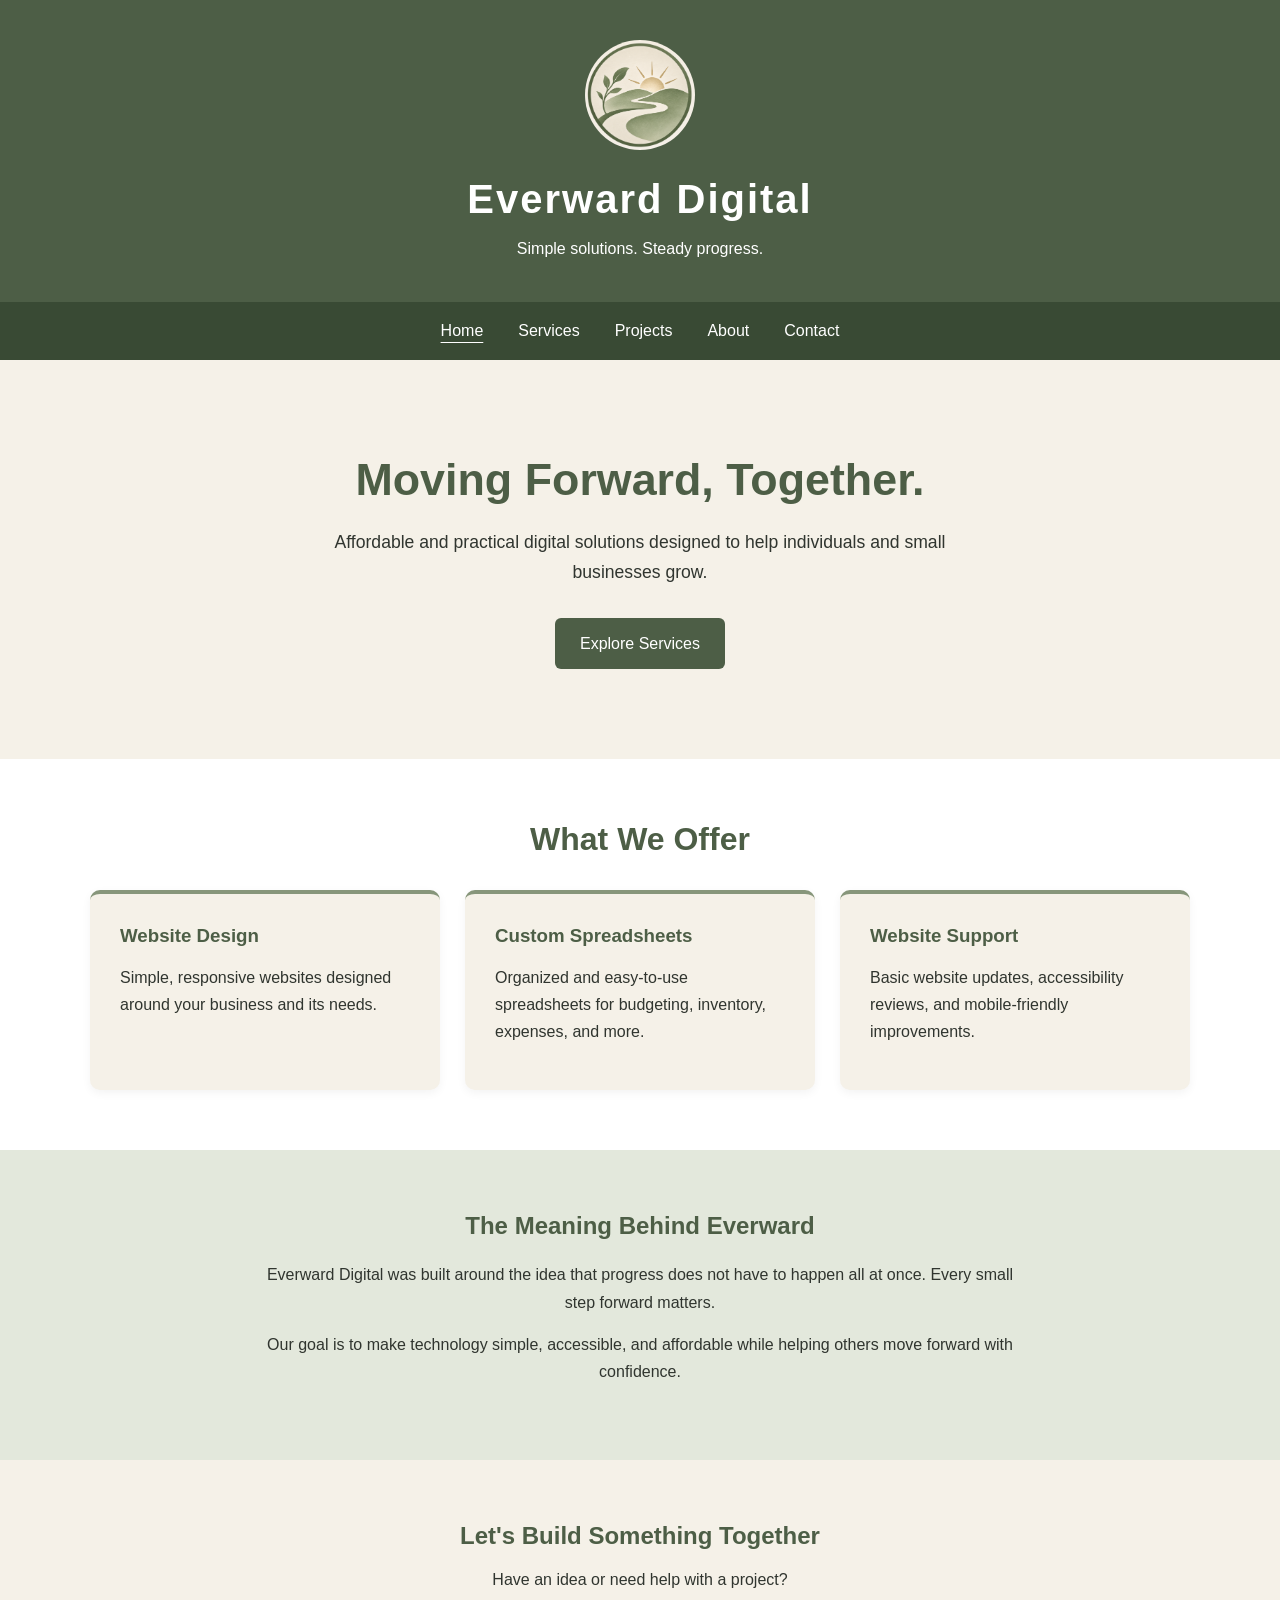
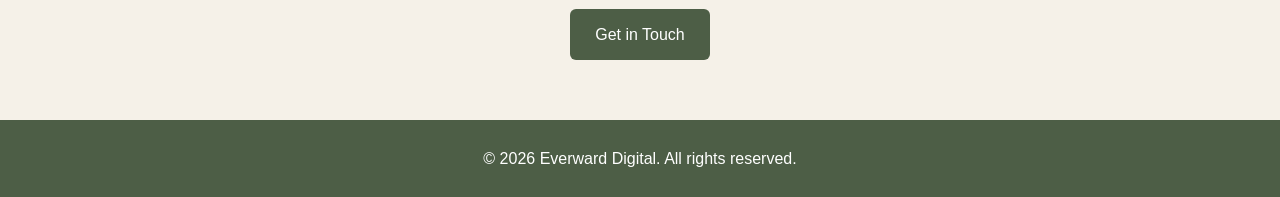
<file: index.html>
<!DOCTYPE html>
<html lang="en">
<head>
    <meta charset="UTF-8">
    <meta name="viewport" content="width=device-width, initial-scale=1.0">
    <meta name="description" content="Everward Digital offers affordable website design, custom spreadsheets, and digital solutions for individuals and small businesses.">
    <title>Everward Digital | Home</title>
    <link rel="stylesheet" href="style.css">
    <link rel="icon" type="image/png" href="logo.png">
</head>

<body>

   <header>
    <img src="logo.png" alt="Everward Digital logo" class="logo">
    <h1>Everward Digital</h1>
    <p>Simple solutions. Steady progress.</p>
</header>

    <nav aria-label="Main navigation">
        <ul>
            <li><a href="index.html" aria-current="page">Home</a></li>
            <li><a href="services.html">Services</a></li>
            <li><a href="projects.html">Projects</a></li>
            <li><a href="about.html">About</a></li>
            <li><a href="contact.html">Contact</a></li>
        </ul>
    </nav>

    <main>

        <section class="hero">
            <h2>Moving Forward, Together.</h2>
            <p>
                Affordable and practical digital solutions designed
                to help individuals and small businesses grow.
            </p>
            <a href="services.html" class="button">Explore Services</a>
        </section>

        <section class="services">
            <h2>What We Offer</h2>

            <div class="service-grid">

                <article class="service-card">
                    <h3>Website Design</h3>
                    <p>
                        Simple, responsive websites designed around
                        your business and its needs.
                    </p>
                </article>

                <article class="service-card">
                    <h3>Custom Spreadsheets</h3>
                    <p>
                        Organized and easy-to-use spreadsheets for
                        budgeting, inventory, expenses, and more.
                    </p>
                </article>

                <article class="service-card">
                    <h3>Website Support</h3>
                    <p>
                        Basic website updates, accessibility reviews,
                        and mobile-friendly improvements.
                    </p>
                </article>

            </div>
        </section>

        <section class="mission">
            <h2>The Meaning Behind Everward</h2>
            <p>
                Everward Digital was built around the idea that
                progress does not have to happen all at once.
                Every small step forward matters.
            </p>
            <p>
                Our goal is to make technology simple, accessible,
                and affordable while helping others move forward
                with confidence.
            </p>
        </section>

        <section class="contact-section">
            <h2>Let's Build Something Together</h2>
            <p>Have an idea or need help with a project?</p>
            <a href="contact.html" class="button">Get in Touch</a>
        </section>

    </main>

    <footer>
        <p>&copy; 2026 Everward Digital. All rights reserved.</p>
    </footer>

</body>
</html>
</file>
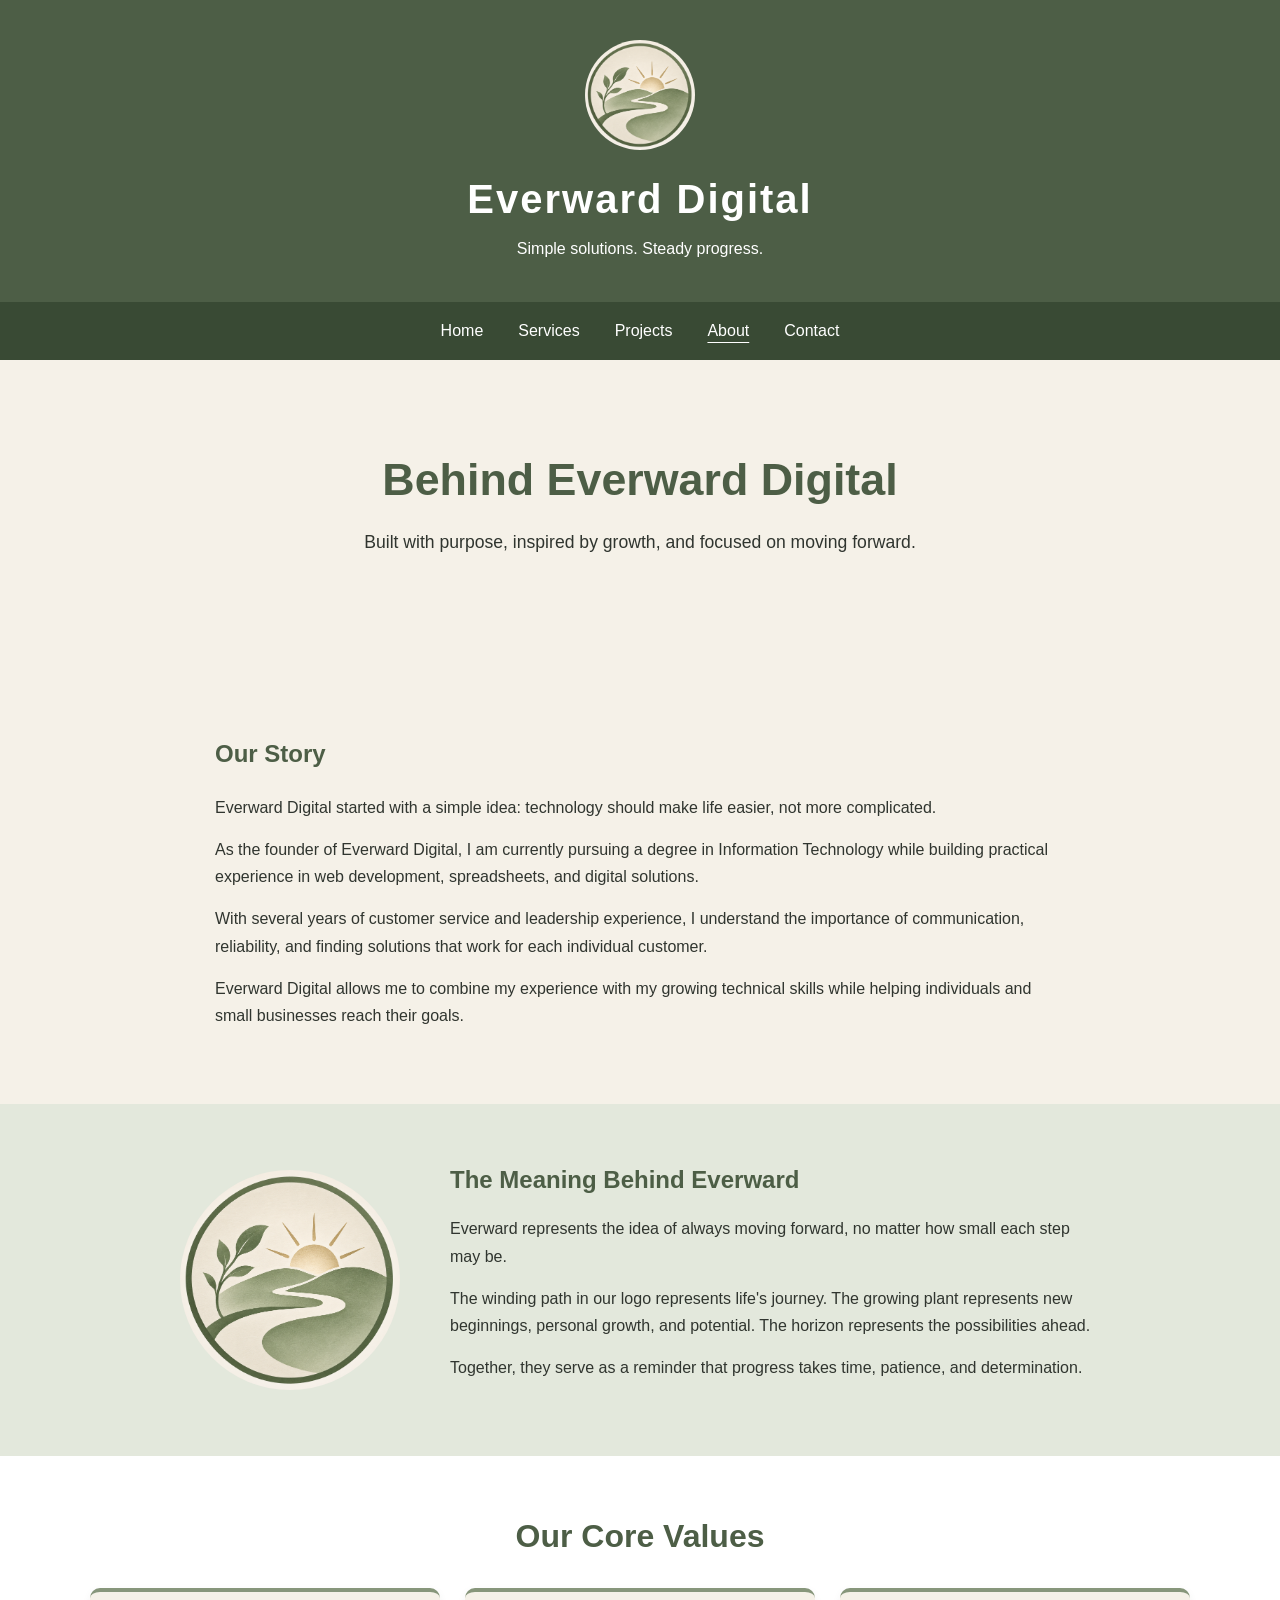
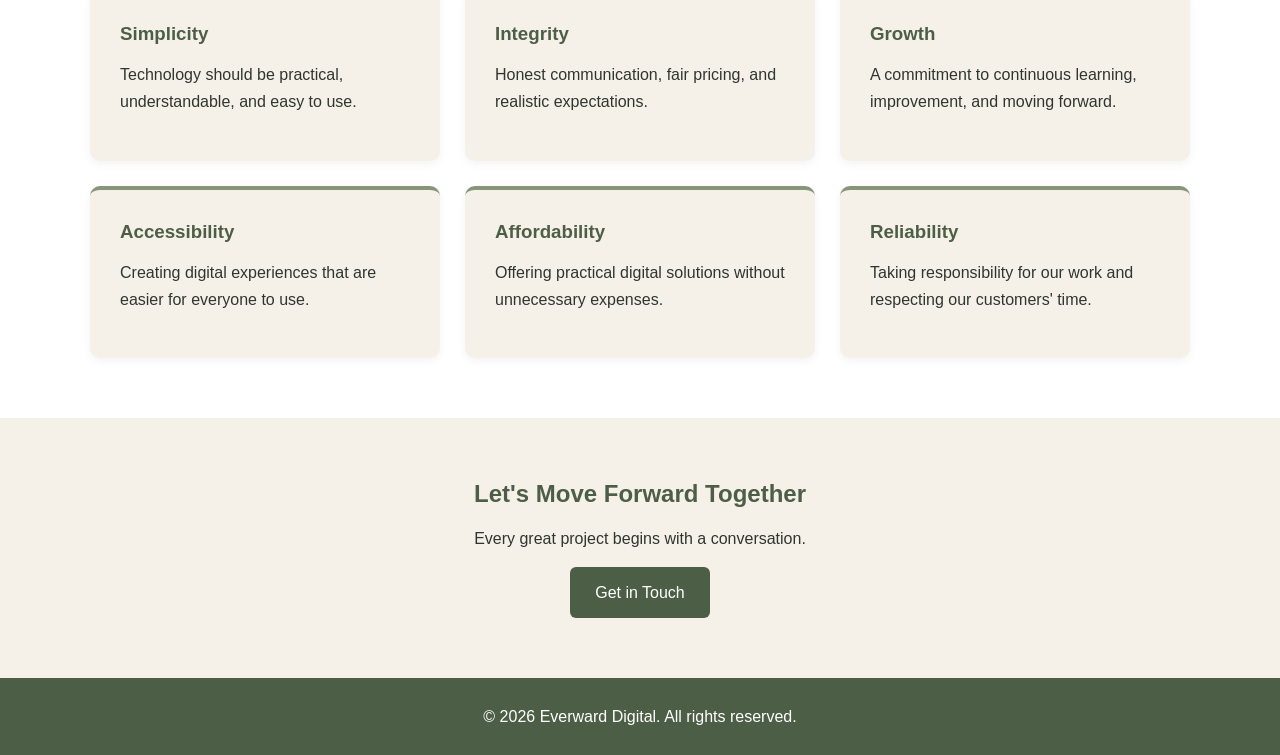
<file: about.html>
<!DOCTYPE html>
<html lang="en">
<head>
    <meta charset="UTF-8">
    <meta name="viewport" content="width=device-width, initial-scale=1.0">
    <meta name="description" content="Learn about Everward Digital, our story, values, and approach to practical digital solutions.">
    <title>Everward Digital | About</title>
    <link rel="stylesheet" href="style.css">
    <link rel="icon" type="image/png" href="logo.png">
</head>

<body>

    <header>
        <img src="logo.png" alt="Everward Digital logo" class="logo">
        <h1>Everward Digital</h1>
        <p>Simple solutions. Steady progress.</p>
    </header>

    <nav aria-label="Main navigation">
        <ul>
            <li><a href="index.html">Home</a></li>
            <li><a href="services.html">Services</a></li>
            <li><a href="projects.html">Projects</a></li>
            <li><a href="about.html" aria-current="page">About</a></li>
            <li><a href="contact.html">Contact</a></li>
        </ul>
    </nav>

    <main>

        <section class="hero">
            <h2>Behind Everward Digital</h2>
            <p>
                Built with purpose, inspired by growth,
                and focused on moving forward.
            </p>
        </section>

        <section class="about-content">

            <h2>Our Story</h2>

            <p>
                Everward Digital started with a simple idea:
                technology should make life easier, not more
                complicated.
            </p>

            <p>
                As the founder of Everward Digital, I am currently
                pursuing a degree in Information Technology while
                building practical experience in web development,
                spreadsheets, and digital solutions.
            </p>

            <p>
                With several years of customer service and
                leadership experience, I understand the importance
                of communication, reliability, and finding solutions
                that work for each individual customer.
            </p>

            <p>
                Everward Digital allows me to combine my experience
                with my growing technical skills while helping
                individuals and small businesses reach their goals.
            </p>

        </section>

        <section class="meaning-section">

            <img src="logo.png" alt="A winding path toward the horizon, representing growth and progress" class="about-logo">

            <div>
                <h2>The Meaning Behind Everward</h2>

                <p>
                    Everward represents the idea of always moving
                    forward, no matter how small each step may be.
                </p>

                <p>
                    The winding path in our logo represents life's
                    journey. The growing plant represents new
                    beginnings, personal growth, and potential.
                    The horizon represents the possibilities ahead.
                </p>

                <p>
                    Together, they serve as a reminder that progress
                    takes time, patience, and determination.
                </p>
            </div>

        </section>

        <section class="services">

            <h2>Our Core Values</h2>

            <div class="service-grid">

                <article class="service-card">
                    <h3>Simplicity</h3>
                    <p>
                        Technology should be practical,
                        understandable, and easy to use.
                    </p>
                </article>

                <article class="service-card">
                    <h3>Integrity</h3>
                    <p>
                        Honest communication, fair pricing,
                        and realistic expectations.
                    </p>
                </article>

                <article class="service-card">
                    <h3>Growth</h3>
                    <p>
                        A commitment to continuous learning,
                        improvement, and moving forward.
                    </p>
                </article>

                <article class="service-card">
                    <h3>Accessibility</h3>
                    <p>
                        Creating digital experiences that
                        are easier for everyone to use.
                    </p>
                </article>

                <article class="service-card">
                    <h3>Affordability</h3>
                    <p>
                        Offering practical digital solutions
                        without unnecessary expenses.
                    </p>
                </article>

                <article class="service-card">
                    <h3>Reliability</h3>
                    <p>
                        Taking responsibility for our work
                        and respecting our customers' time.
                    </p>
                </article>

            </div>

        </section>

        <section class="contact-section">
            <h2>Let's Move Forward Together</h2>
            <p>
                Every great project begins with a conversation.
            </p>
            <a href="contact.html" class="button">Get in Touch</a>
        </section>

    </main>

    <footer>
        <p>&copy; 2026 Everward Digital. All rights reserved.</p>
    </footer>

</body>
</html>
</file>
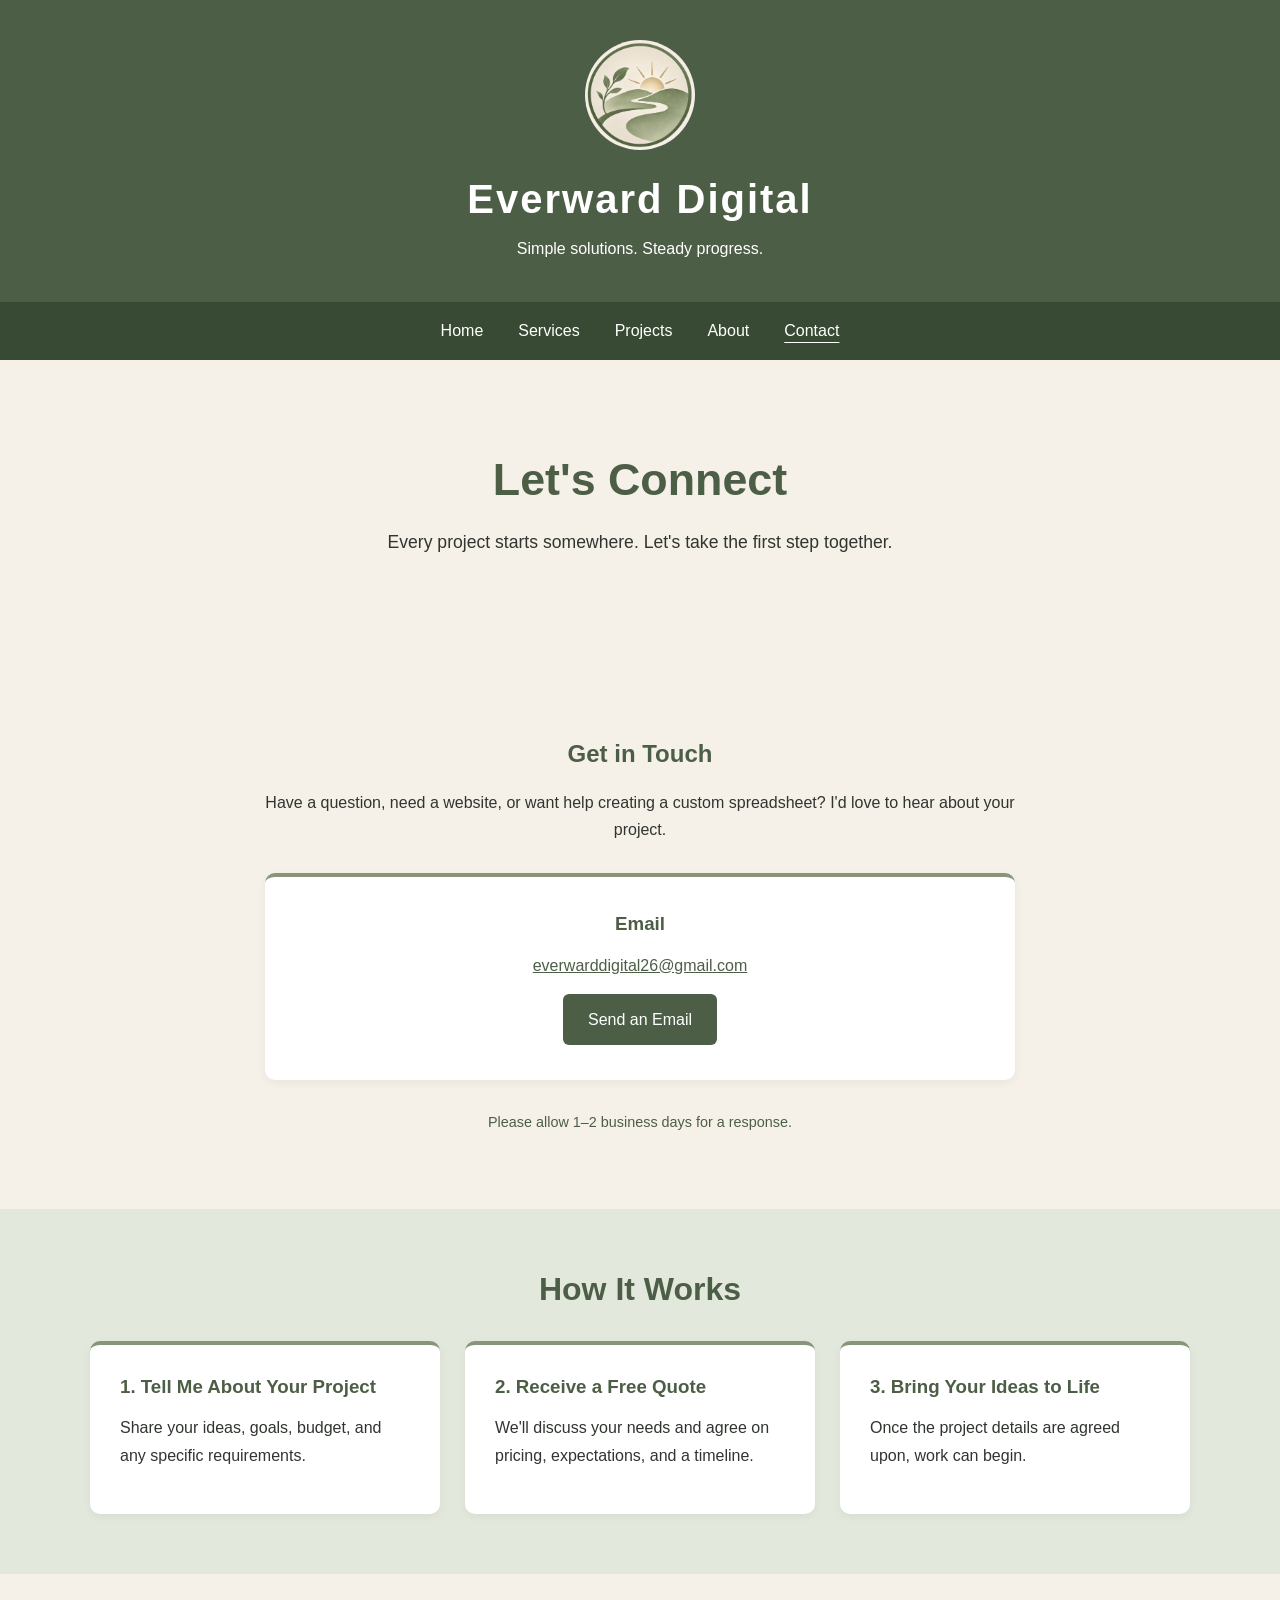
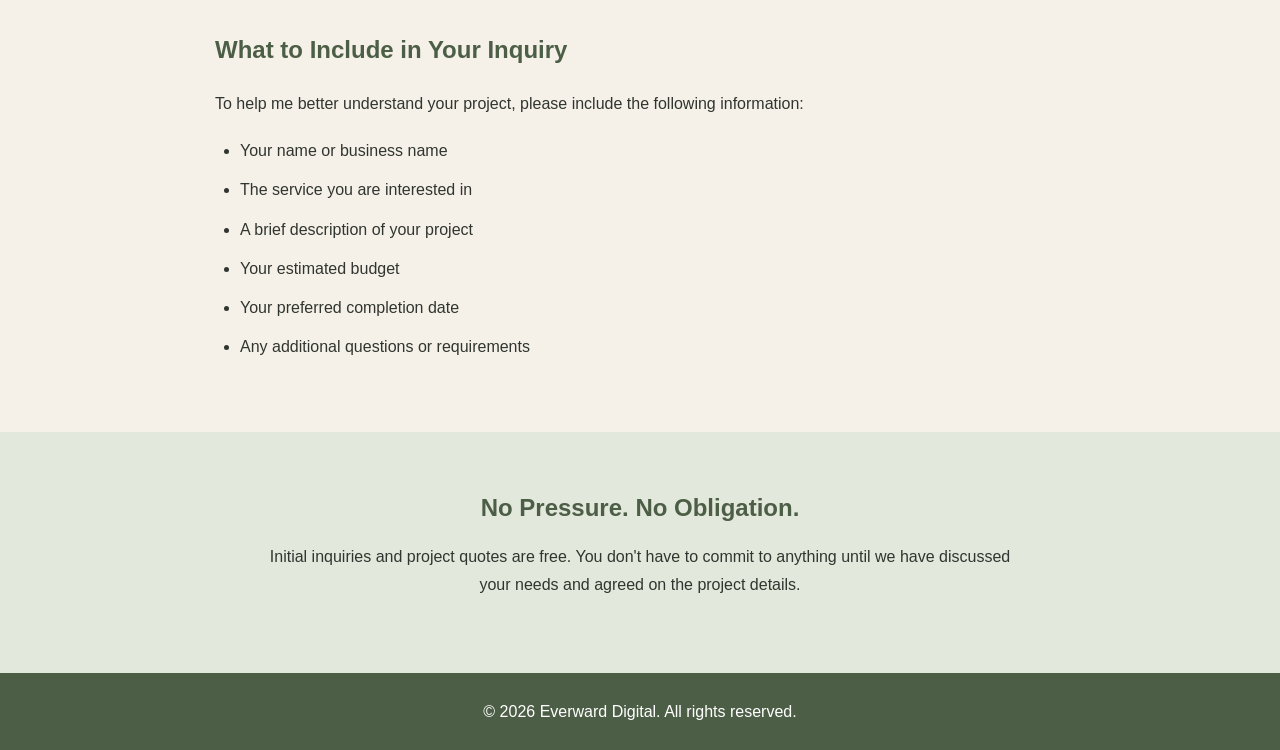
<file: contact.html>
<!DOCTYPE html>
<html lang="en">
<head>
    <meta charset="UTF-8">
    <meta name="viewport" content="width=device-width, initial-scale=1.0">
    <meta name="description" content="Contact Everward Digital for website design, custom spreadsheets, and free project quotes.">
    <title>Everward Digital | Contact</title>
    <link rel="stylesheet" href="style.css">
    <link rel="icon" type="image/png" href="logo.png">
</head>

<body>

    <header>
        <img src="logo.png" alt="Everward Digital logo" class="logo">
        <h1>Everward Digital</h1>
        <p>Simple solutions. Steady progress.</p>
    </header>

    <nav aria-label="Main navigation">
        <ul>
            <li><a href="index.html">Home</a></li>
            <li><a href="services.html">Services</a></li>
            <li><a href="projects.html">Projects</a></li>
            <li><a href="about.html">About</a></li>
            <li><a href="contact.html" aria-current="page">Contact</a></li>
        </ul>
    </nav>

    <main>

        <section class="hero">
            <h2>Let's Connect</h2>
            <p>
                Every project starts somewhere.
                Let's take the first step together.
            </p>
        </section>

        <section class="contact-details">

            <h2>Get in Touch</h2>

            <p>
                Have a question, need a website, or want help
                creating a custom spreadsheet? I'd love to
                hear about your project.
            </p>

            <div class="email-box">
                <h3>Email</h3>

                <p>
                    <a href="mailto:everwarddigital26@gmail.com">
                        everwarddigital26@gmail.com
                    </a>
                </p>

                <a href="mailto:everwarddigital26@gmail.com?subject=Project%20Inquiry"
                   class="button">
                    Send an Email
                </a>
            </div>

            <p class="response-note">
                Please allow 1–2 business days for a response.
            </p>

        </section>

        <section class="services alternate">

            <h2>How It Works</h2>

            <div class="service-grid">

                <article class="service-card">
                    <h3>1. Tell Me About Your Project</h3>
                    <p>
                        Share your ideas, goals, budget,
                        and any specific requirements.
                    </p>
                </article>

                <article class="service-card">
                    <h3>2. Receive a Free Quote</h3>
                    <p>
                        We'll discuss your needs and agree
                        on pricing, expectations, and a timeline.
                    </p>
                </article>

                <article class="service-card">
                    <h3>3. Bring Your Ideas to Life</h3>
                    <p>
                        Once the project details are agreed upon,
                        work can begin.
                    </p>
                </article>

            </div>

        </section>

        <section class="about-content">

            <h2>What to Include in Your Inquiry</h2>

            <p>
                To help me better understand your project,
                please include the following information:
            </p>

            <ul class="inquiry-list">
                <li>Your name or business name</li>
                <li>The service you are interested in</li>
                <li>A brief description of your project</li>
                <li>Your estimated budget</li>
                <li>Your preferred completion date</li>
                <li>Any additional questions or requirements</li>
            </ul>

        </section>

        <section class="mission">

            <h2>No Pressure. No Obligation.</h2>

            <p>
                Initial inquiries and project quotes are free.
                You don't have to commit to anything until
                we have discussed your needs and agreed on
                the project details.
            </p>

        </section>

    </main>

    <footer>
        <p>&copy; 2026 Everward Digital. All rights reserved.</p>
    </footer>

</body>
</html>
</file>
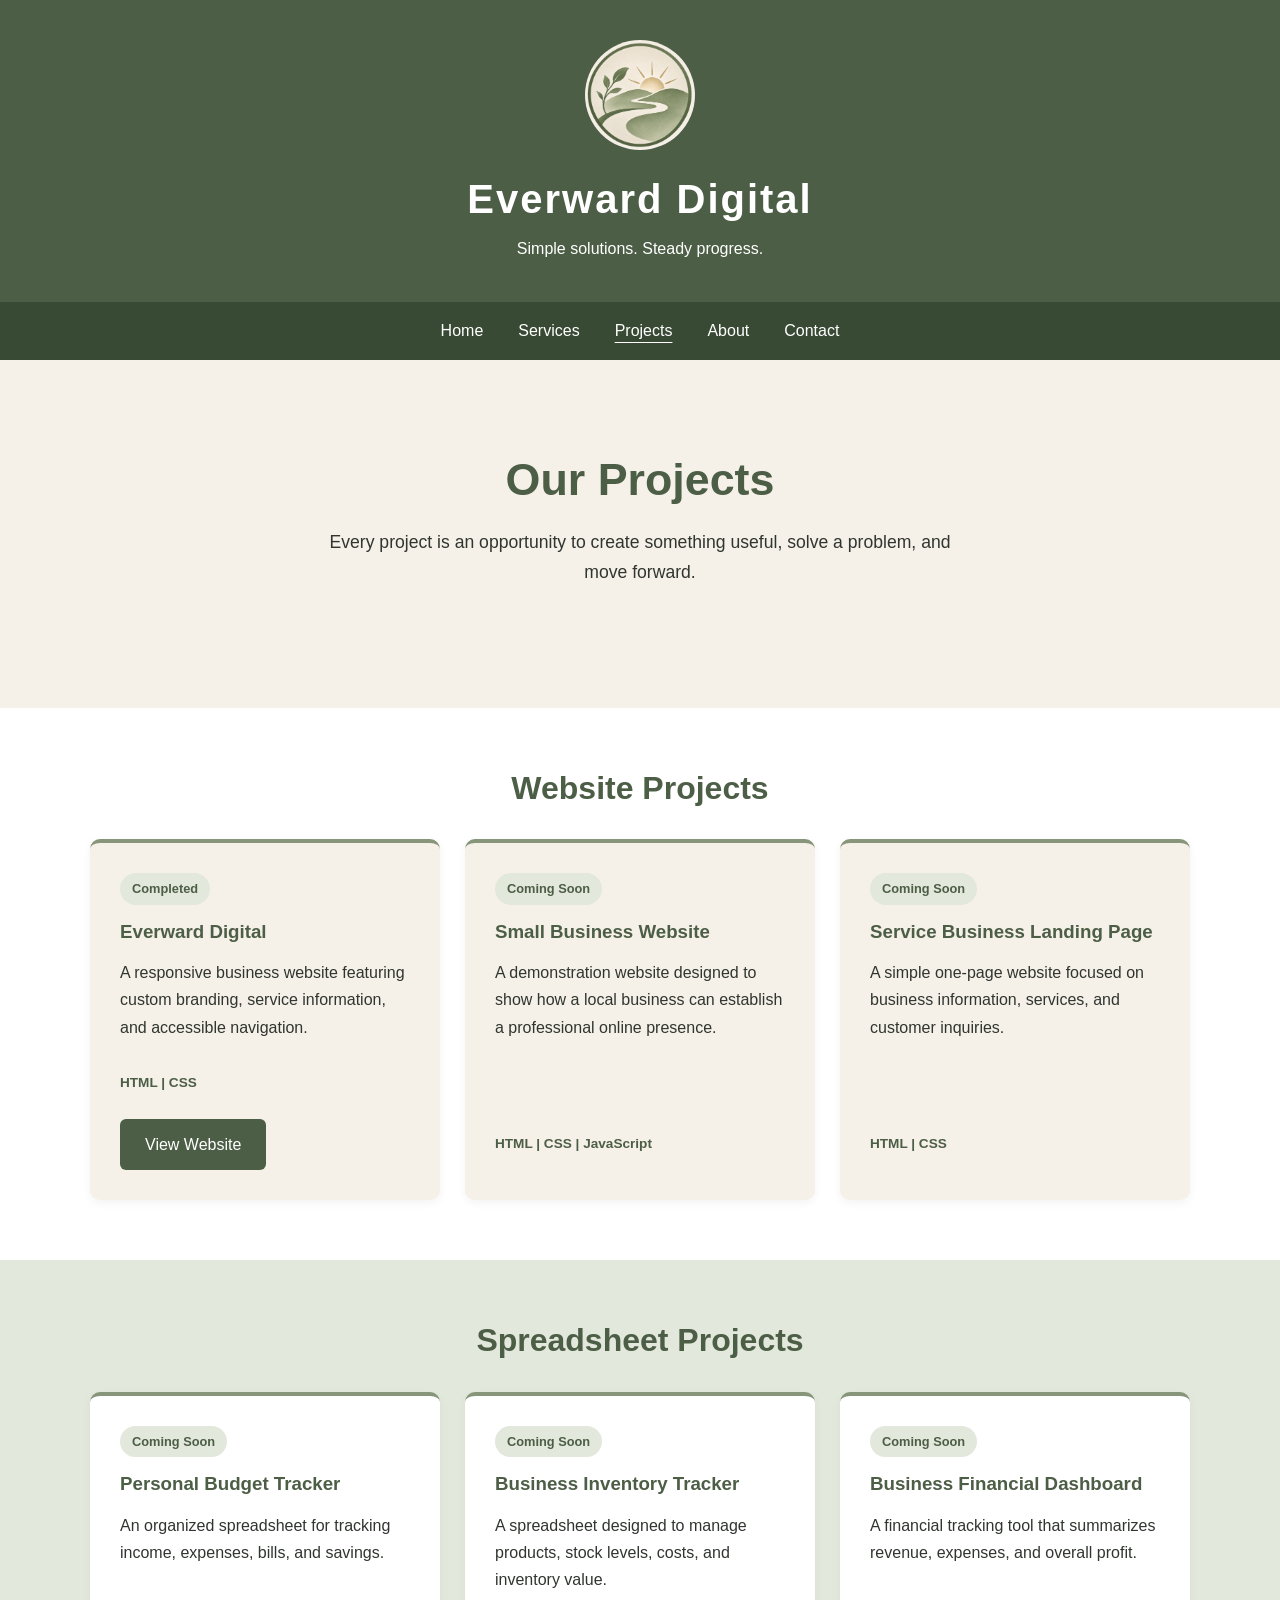
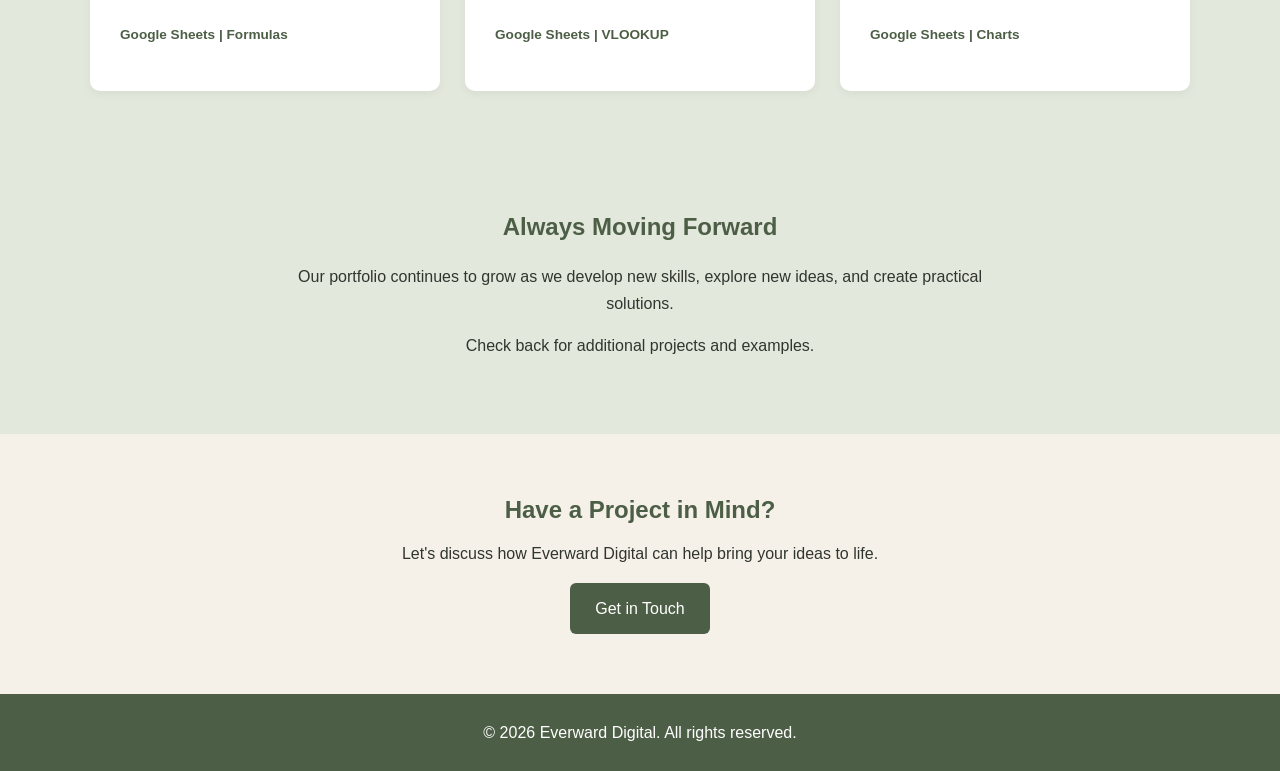
<file: projects.html>
<!DOCTYPE html>
<html lang="en">
<head>
    <meta charset="UTF-8">
    <meta name="viewport" content="width=device-width, initial-scale=1.0">
    <meta name="description" content="Explore website designs, spreadsheet templates, and digital projects from Everward Digital.">
    <title>Everward Digital | Projects</title>
    <link rel="stylesheet" href="style.css">
    <link rel="icon" type="image/png" href="logo.png">
</head>

<body>

    <header>
        <img src="logo.png" alt="Everward Digital logo" class="logo">
        <h1>Everward Digital</h1>
        <p>Simple solutions. Steady progress.</p>
    </header>

    <nav aria-label="Main navigation">
        <ul>
            <li><a href="index.html">Home</a></li>
            <li><a href="services.html">Services</a></li>
            <li><a href="projects.html" aria-current="page">Projects</a></li>
            <li><a href="about.html">About</a></li>
            <li><a href="contact.html">Contact</a></li>
        </ul>
    </nav>

    <main>

        <section class="hero">
            <h2>Our Projects</h2>
            <p>
                Every project is an opportunity to create something
                useful, solve a problem, and move forward.
            </p>
        </section>

        <section class="services">
            <h2>Website Projects</h2>

            <div class="service-grid">

                <article class="service-card">
                    <span class="project-status">Completed</span>
                    <h3>Everward Digital</h3>
                    <p>
                        A responsive business website featuring
                        custom branding, service information,
                        and accessible navigation.
                    </p>
                    <p class="project-tools">HTML | CSS</p>
                    <a href="index.html" class="button">View Website</a>
                </article>

                <article class="service-card">
                    <span class="project-status">Coming Soon</span>
                    <h3>Small Business Website</h3>
                    <p>
                        A demonstration website designed to show
                        how a local business can establish
                        a professional online presence.
                    </p>
                    <p class="project-tools">HTML | CSS | JavaScript</p>
                </article>

                <article class="service-card">
                    <span class="project-status">Coming Soon</span>
                    <h3>Service Business Landing Page</h3>
                    <p>
                        A simple one-page website focused on
                        business information, services,
                        and customer inquiries.
                    </p>
                    <p class="project-tools">HTML | CSS</p>
                </article>

            </div>
        </section>

        <section class="services alternate">
            <h2>Spreadsheet Projects</h2>

            <div class="service-grid">

                <article class="service-card">
                    <span class="project-status">Coming Soon</span>
                    <h3>Personal Budget Tracker</h3>
                    <p>
                        An organized spreadsheet for tracking
                        income, expenses, bills, and savings.
                    </p>
                    <p class="project-tools">Google Sheets | Formulas</p>
                </article>

                <article class="service-card">
                    <span class="project-status">Coming Soon</span>
                    <h3>Business Inventory Tracker</h3>
                    <p>
                        A spreadsheet designed to manage products,
                        stock levels, costs, and inventory value.
                    </p>
                    <p class="project-tools">Google Sheets | VLOOKUP</p>
                </article>

                <article class="service-card">
                    <span class="project-status">Coming Soon</span>
                    <h3>Business Financial Dashboard</h3>
                    <p>
                        A financial tracking tool that summarizes
                        revenue, expenses, and overall profit.
                    </p>
                    <p class="project-tools">Google Sheets | Charts</p>
                </article>

            </div>
        </section>

        <section class="mission">
            <h2>Always Moving Forward</h2>
            <p>
                Our portfolio continues to grow as we develop
                new skills, explore new ideas, and create
                practical solutions.
            </p>
            <p>
                Check back for additional projects and examples.
            </p>
        </section>

        <section class="contact-section">
            <h2>Have a Project in Mind?</h2>
            <p>
                Let's discuss how Everward Digital can help
                bring your ideas to life.
            </p>
            <a href="contact.html" class="button">Get in Touch</a>
        </section>

    </main>

    <footer>
        <p>&copy; 2026 Everward Digital. All rights reserved.</p>
    </footer>

</body>
</html>
</file>
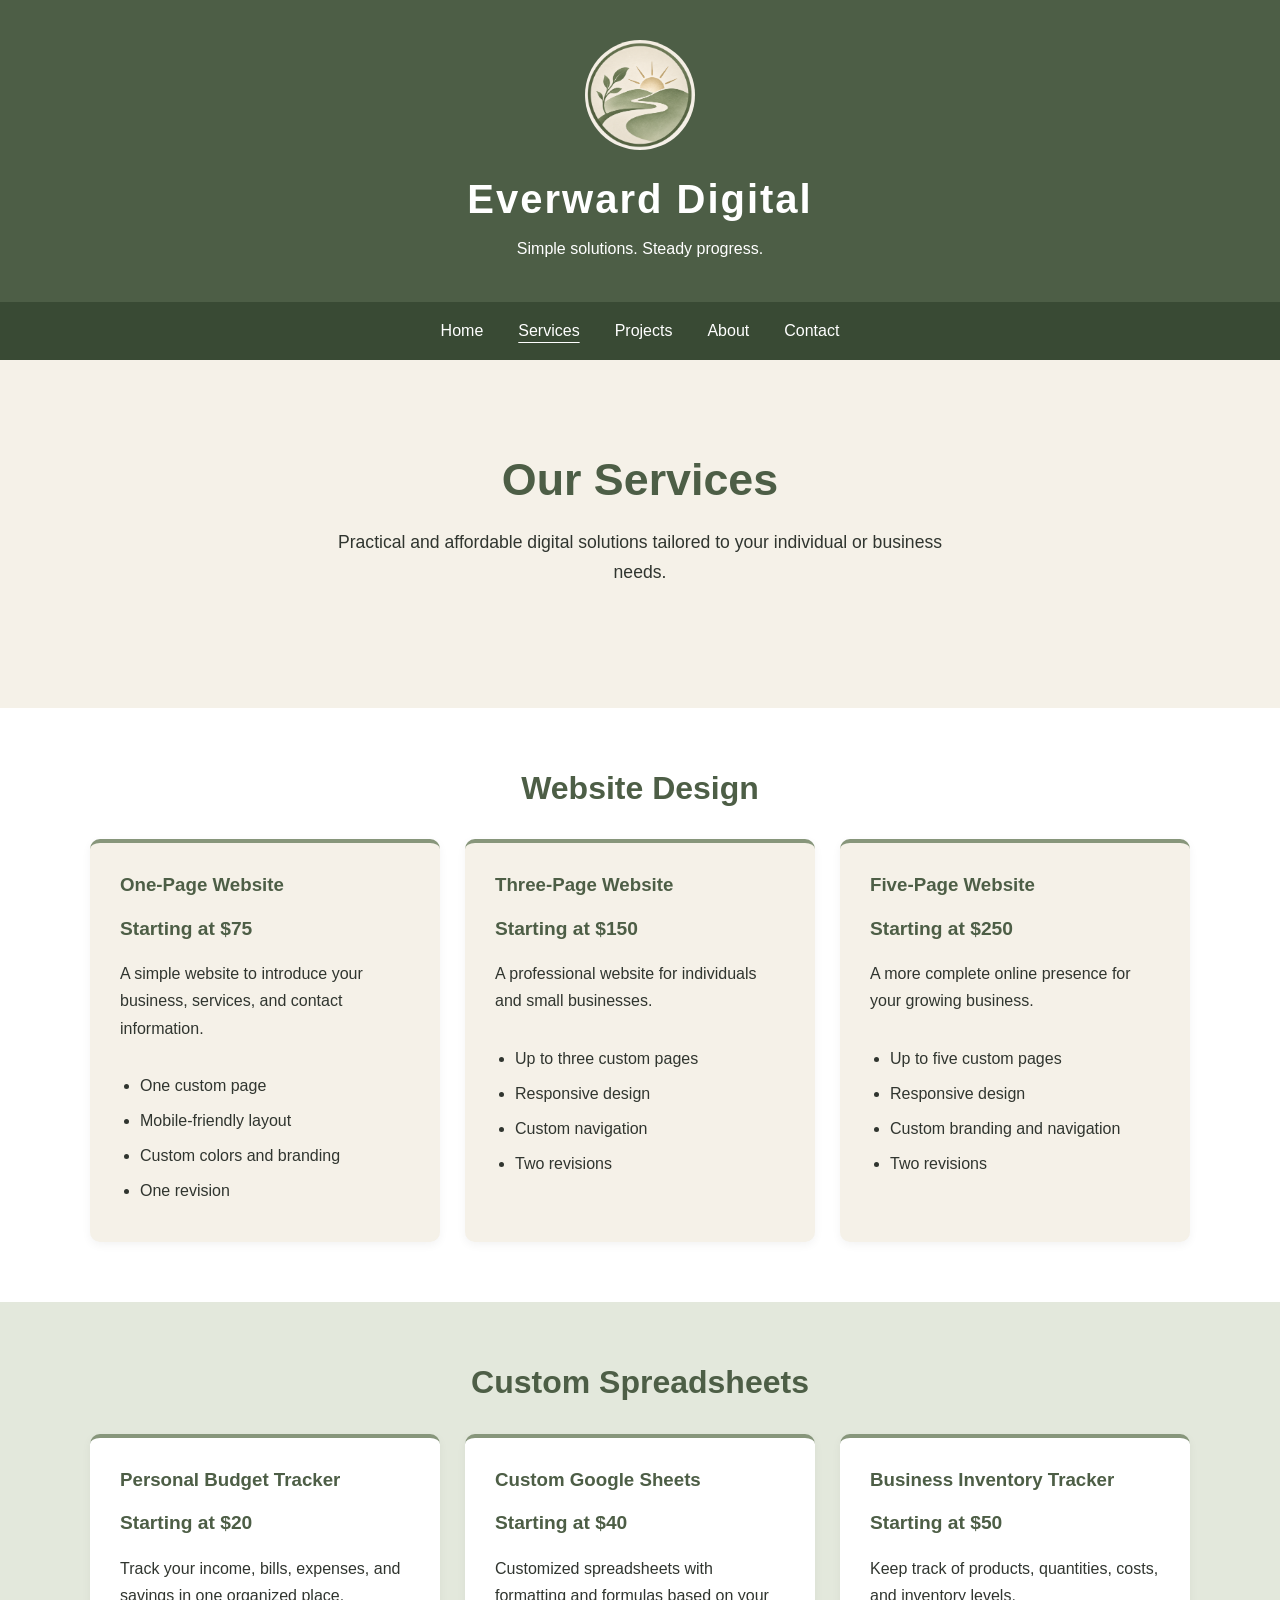
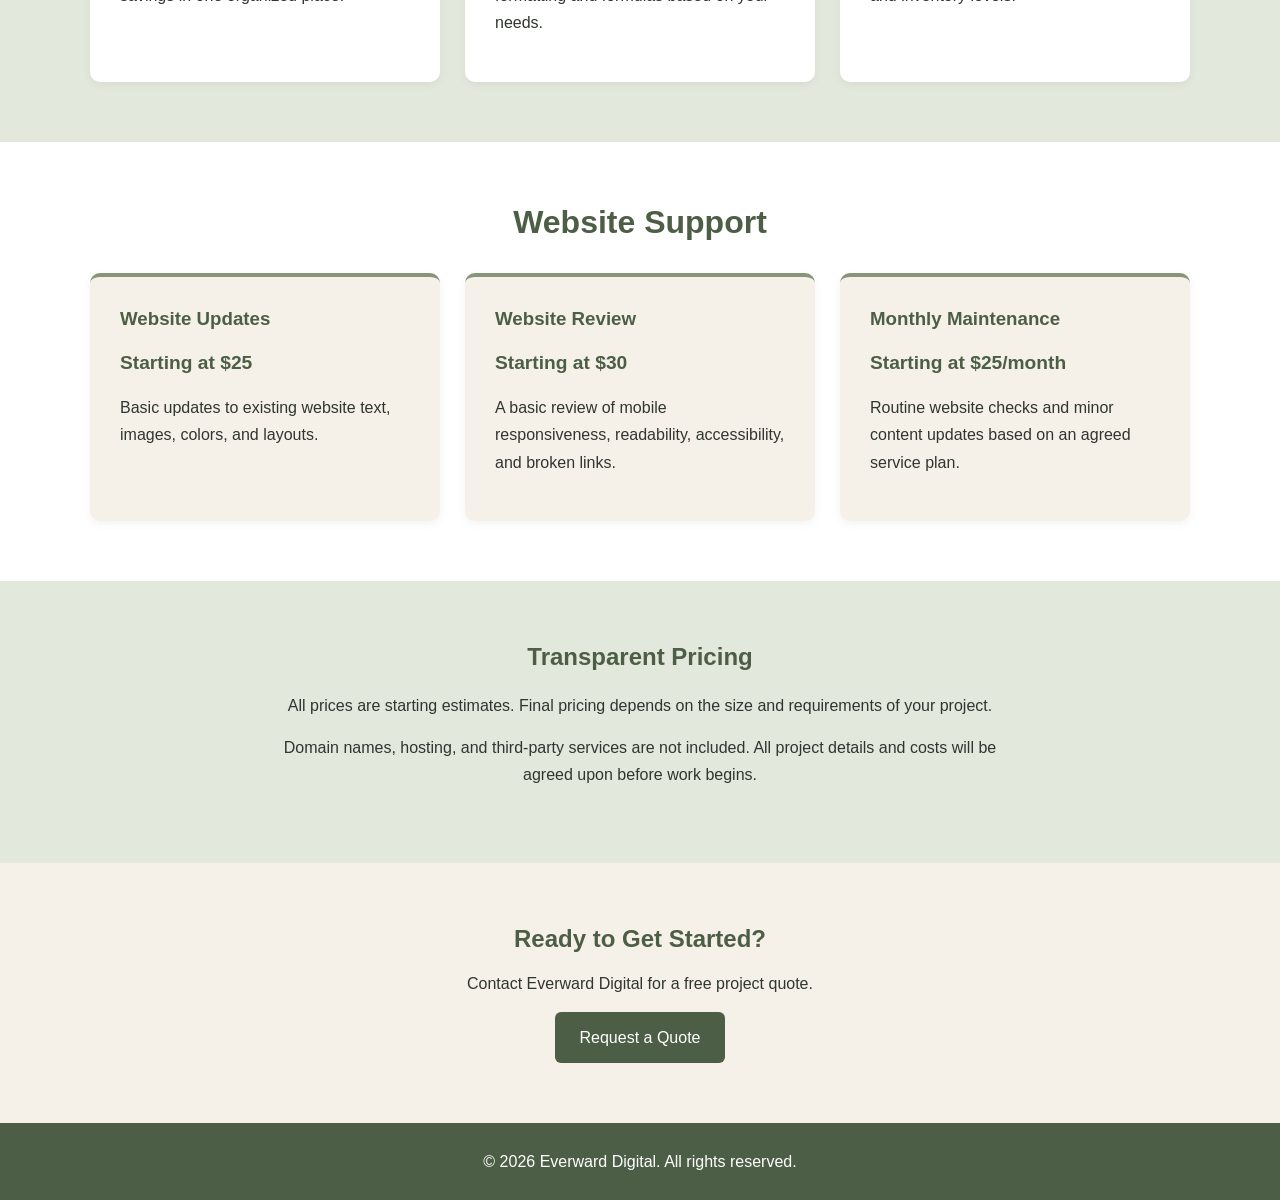
<file: services.html>
<!DOCTYPE html>
<html lang="en">
<head>
    <meta charset="UTF-8">
    <meta name="viewport" content="width=device-width, initial-scale=1.0">
    <meta name="description" content="Explore affordable website design, spreadsheet services, and website support from Everward Digital.">
    <title>Everward Digital | Services</title>
    <link rel="stylesheet" href="style.css">
    <link rel="icon" type="image/png" href="logo.png">
</head>

<body>

    <header>
        <img src="logo.png" alt="Everward Digital logo" class="logo">
        <h1>Everward Digital</h1>
        <p>Simple solutions. Steady progress.</p>
    </header>

    <nav aria-label="Main navigation">
        <ul>
            <li><a href="index.html">Home</a></li>
            <li><a href="services.html" aria-current="page">Services</a></li>
            <li><a href="projects.html">Projects</a></li>
            <li><a href="about.html">About</a></li>
            <li><a href="contact.html">Contact</a></li>
        </ul>
    </nav>

    <main>

        <section class="hero">
            <h2>Our Services</h2>
            <p>
                Practical and affordable digital solutions
                tailored to your individual or business needs.
            </p>
        </section>

        <section class="services">
            <h2>Website Design</h2>

            <div class="service-grid">

                <article class="service-card">
                    <h3>One-Page Website</h3>
                    <p class="price">Starting at $75</p>
                    <p>
                        A simple website to introduce your business,
                        services, and contact information.
                    </p>
                    <ul>
                        <li>One custom page</li>
                        <li>Mobile-friendly layout</li>
                        <li>Custom colors and branding</li>
                        <li>One revision</li>
                    </ul>
                </article>

                <article class="service-card">
                    <h3>Three-Page Website</h3>
                    <p class="price">Starting at $150</p>
                    <p>
                        A professional website for individuals
                        and small businesses.
                    </p>
                    <ul>
                        <li>Up to three custom pages</li>
                        <li>Responsive design</li>
                        <li>Custom navigation</li>
                        <li>Two revisions</li>
                    </ul>
                </article>

                <article class="service-card">
                    <h3>Five-Page Website</h3>
                    <p class="price">Starting at $250</p>
                    <p>
                        A more complete online presence for
                        your growing business.
                    </p>
                    <ul>
                        <li>Up to five custom pages</li>
                        <li>Responsive design</li>
                        <li>Custom branding and navigation</li>
                        <li>Two revisions</li>
                    </ul>
                </article>

            </div>
        </section>

        <section class="services alternate">
            <h2>Custom Spreadsheets</h2>

            <div class="service-grid">

                <article class="service-card">
                    <h3>Personal Budget Tracker</h3>
                    <p class="price">Starting at $20</p>
                    <p>
                        Track your income, bills, expenses,
                        and savings in one organized place.
                    </p>
                </article>

                <article class="service-card">
                    <h3>Custom Google Sheets</h3>
                    <p class="price">Starting at $40</p>
                    <p>
                        Customized spreadsheets with formatting
                        and formulas based on your needs.
                    </p>
                </article>

                <article class="service-card">
                    <h3>Business Inventory Tracker</h3>
                    <p class="price">Starting at $50</p>
                    <p>
                        Keep track of products, quantities,
                        costs, and inventory levels.
                    </p>
                </article>

            </div>
        </section>

        <section class="services">
            <h2>Website Support</h2>

            <div class="service-grid">

                <article class="service-card">
                    <h3>Website Updates</h3>
                    <p class="price">Starting at $25</p>
                    <p>
                        Basic updates to existing website text,
                        images, colors, and layouts.
                    </p>
                </article>

                <article class="service-card">
                    <h3>Website Review</h3>
                    <p class="price">Starting at $30</p>
                    <p>
                        A basic review of mobile responsiveness,
                        readability, accessibility, and broken links.
                    </p>
                </article>

                <article class="service-card">
                    <h3>Monthly Maintenance</h3>
                    <p class="price">Starting at $25/month</p>
                    <p>
                        Routine website checks and minor content
                        updates based on an agreed service plan.
                    </p>
                </article>

            </div>
        </section>

        <section class="mission">
            <h2>Transparent Pricing</h2>
            <p>
                All prices are starting estimates. Final pricing
                depends on the size and requirements of your project.
            </p>
            <p>
                Domain names, hosting, and third-party services
                are not included. All project details and costs
                will be agreed upon before work begins.
            </p>
        </section>

        <section class="contact-section">
            <h2>Ready to Get Started?</h2>
            <p>
                Contact Everward Digital for a free project quote.
            </p>
            <a href="contact.html" class="button">Request a Quote</a>
        </section>

    </main>

    <footer>
        <p>&copy; 2026 Everward Digital. All rights reserved.</p>
    </footer>

</body>
</html>
</file>
<file: style.css>
/* Everward Digital Color Palette */

:root {
    --sage: #87967B;
    --cream: #F5F1E8;
    --olive: #4D5E46;
    --charcoal: #30352F;
    --light-green: #E3E8DC;
    --white: #FFFFFF;
}

/* General Styling */

* {
    box-sizing: border-box;
    margin: 0;
    padding: 0;
}

body {
    font-family: Arial, sans-serif;
    background-color: var(--cream);
    color: var(--charcoal);
    line-height: 1.7;
}

h1, h2, h3 {
    line-height: 1.3;
}

p {
    margin-bottom: 15px;
}

/* Header */

header {
    background-color: var(--olive);
    color: var(--white);
    text-align: center;
    padding: 40px 20px;
}

header h1 {
    font-size: 2.5rem;
    letter-spacing: 2px;
}

header p {
    margin: 10px 0 0;
    font-size: 1rem;
}

/* Navigation */

nav {
    background-color: #394A34;
    padding: 15px;
}

nav ul {
    display: flex;
    justify-content: center;
    flex-wrap: wrap;
    gap: 25px;
    list-style: none;
}

nav a {
    color: var(--white);
    text-decoration: none;
    padding: 5px;
}

nav a:hover,
nav a[aria-current="page"] {
    text-decoration: underline;
    text-underline-offset: 6px;
}

/* Hero Section */

.hero {
    text-align: center;
    padding: 90px 20px;
    background-color: var(--cream);
}

.hero h2 {
    font-size: 2.8rem;
    color: var(--olive);
    margin-bottom: 20px;
}

.hero p {
    max-width: 650px;
    margin: 0 auto 30px;
    font-size: 1.1rem;
}

/* Buttons */

.button {
    display: inline-block;
    background-color: var(--olive);
    color: var(--white);
    padding: 12px 25px;
    border-radius: 6px;
    text-decoration: none;
    transition: background-color 0.3s;
}

.button:hover {
    background-color: #394A34;
}

/* Services Section */

.services {
    background-color: var(--white);
    padding: 60px 20px;
}

.services h2 {
    text-align: center;
    color: var(--olive);
    margin-bottom: 30px;
    font-size: 2rem;
}

.service-grid {
    display: grid;
    grid-template-columns: repeat(3, 1fr);
    gap: 25px;
    max-width: 1100px;
    margin: auto;
}

.service-card {
    background-color: var(--cream);
    padding: 30px;
    border-radius: 10px;
    border-top: 4px solid var(--sage);
}

.service-card h3 {
    color: var(--olive);
    margin-bottom: 15px;
}

/* Mission Section */

.mission {
    background-color: var(--light-green);
    text-align: center;
    padding: 60px 20px;
}

.mission h2 {
    color: var(--olive);
    margin-bottom: 20px;
}

.mission p {
    max-width: 750px;
    margin: 0 auto 15px;
}

/* Contact Section */

.contact-section {
    text-align: center;
    padding: 60px 20px;
}

.contact-section h2 {
    color: var(--olive);
    margin-bottom: 15px;
}

/* Footer */

footer {
    background-color: var(--olive);
    color: var(--white);
    text-align: center;
    padding: 25px;
}

footer p {
    margin: 0;
}

/* Accessibility */

a:focus-visible,
button:focus-visible {
    outline: 3px solid #B58A42;
    outline-offset: 4px;
}

@media (prefers-reduced-motion: reduce) {
    * {
        transition: none !important;
    }
}

/* Tablet Layout */

@media (max-width: 768px) {
    .service-grid {
        grid-template-columns: repeat(2, 1fr);
    }

    .hero h2 {
        font-size: 2rem;
    }

    nav ul {
        gap: 15px;
    }
}

/* Mobile Layout */

@media (max-width: 480px) {
    .service-grid {
        grid-template-columns: 1fr;
    }

    header h1 {
        font-size: 1.8rem;
    }

    .hero {
        padding: 60px 20px;
    }

    .hero h2 {
        font-size: 1.7rem;
    }

    nav ul {
        gap: 10px;
    }

    nav a {
        font-size: 0.9rem;
    }
}
/* Business Logo */

.logo {
    width: 110px;
    height: 110px;
    object-fit: contain;
    border-radius: 50%;
    margin-bottom: 15px;
}

@media (max-width: 480px) {
    .logo {
        width: 85px;
        height: 85px;
    }
}

/* Services Page */

.price {
    font-size: 1.2rem;
    font-weight: bold;
    color: var(--olive);
    margin-bottom: 15px;
}

.service-card ul {
    padding-left: 20px;
    margin-top: 15px;
}

.service-card li {
    margin-bottom: 8px;
}

.alternate {
    background-color: var(--light-green);
}

.alternate .service-card {
    background-color: var(--white);
}

.service-card {
    box-shadow: 0 3px 10px rgba(0, 0, 0, 0.05);
}

/* Projects Page */

.project-status {
    display: inline-block;
    background-color: var(--light-green);
    color: var(--olive);
    padding: 5px 12px;
    border-radius: 20px;
    font-size: 0.8rem;
    font-weight: bold;
    margin-bottom: 15px;
}

.project-tools {
    color: var(--olive);
    font-size: 0.85rem;
    font-weight: bold;
    margin-top: 20px;
}

.service-card .button {
    margin-top: 10px;
}

.service-card {
    display: flex;
    flex-direction: column;
    align-items: flex-start;
}

.service-card .project-tools {
    margin-top: auto;
    padding-top: 15px;
}

/* About Page */

.about-content {
    max-width: 900px;
    margin: auto;
    padding: 60px 25px;
}

.about-content h2 {
    color: var(--olive);
    margin-bottom: 25px;
}

.meaning-section {
    display: flex;
    align-items: center;
    justify-content: center;
    gap: 50px;
    background-color: var(--light-green);
    padding: 60px 30px;
}

.meaning-section div {
    max-width: 650px;
}

.meaning-section h2 {
    color: var(--olive);
    margin-bottom: 20px;
}

.about-logo {
    width: 220px;
    height: 220px;
    object-fit: contain;
    border-radius: 50%;
}

@media (max-width: 768px) {
    .meaning-section {
        flex-direction: column;
        text-align: center;
        gap: 25px;
    }

    .about-logo {
        width: 160px;
        height: 160px;
    }
}

/* Contact Page */

.contact-details {
    max-width: 800px;
    margin: auto;
    padding: 60px 25px;
    text-align: center;
}

.contact-details h2 {
    color: var(--olive);
    margin-bottom: 20px;
}

.email-box {
    background-color: var(--white);
    padding: 35px 20px;
    margin: 30px 0;
    border-radius: 10px;
    border-top: 4px solid var(--sage);
    box-shadow: 0 3px 10px rgba(0, 0, 0, 0.05);
}

.email-box h3 {
    color: var(--olive);
    margin-bottom: 15px;
}

.email-box a:not(.button) {
    color: var(--olive);
    overflow-wrap: anywhere;
}

.response-note {
    font-size: 0.9rem;
    color: var(--olive);
}

.inquiry-list {
    padding-left: 25px;
    margin-top: 20px;
}

.inquiry-list li {
    margin-bottom: 12px;
}

@media (max-width: 480px) {
    .email-box {
        padding: 25px 15px;
    }
}
</file>
